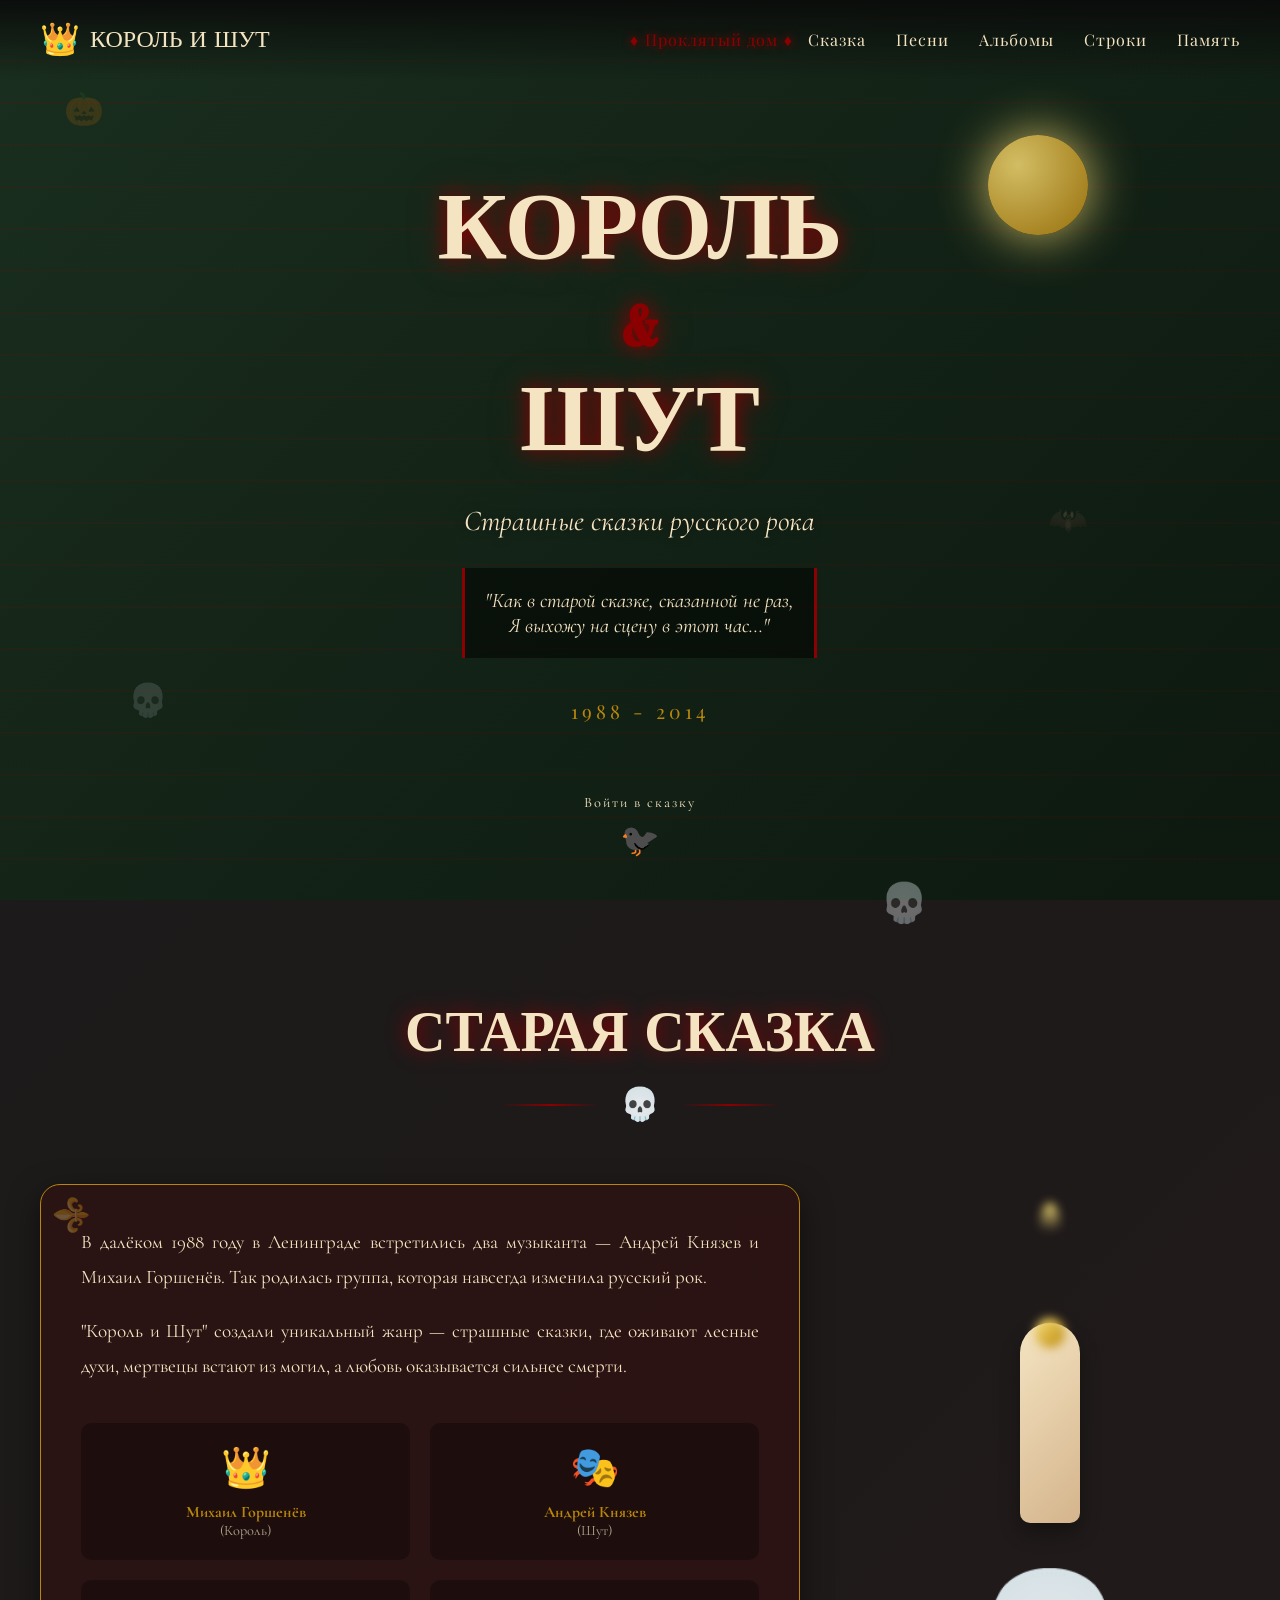
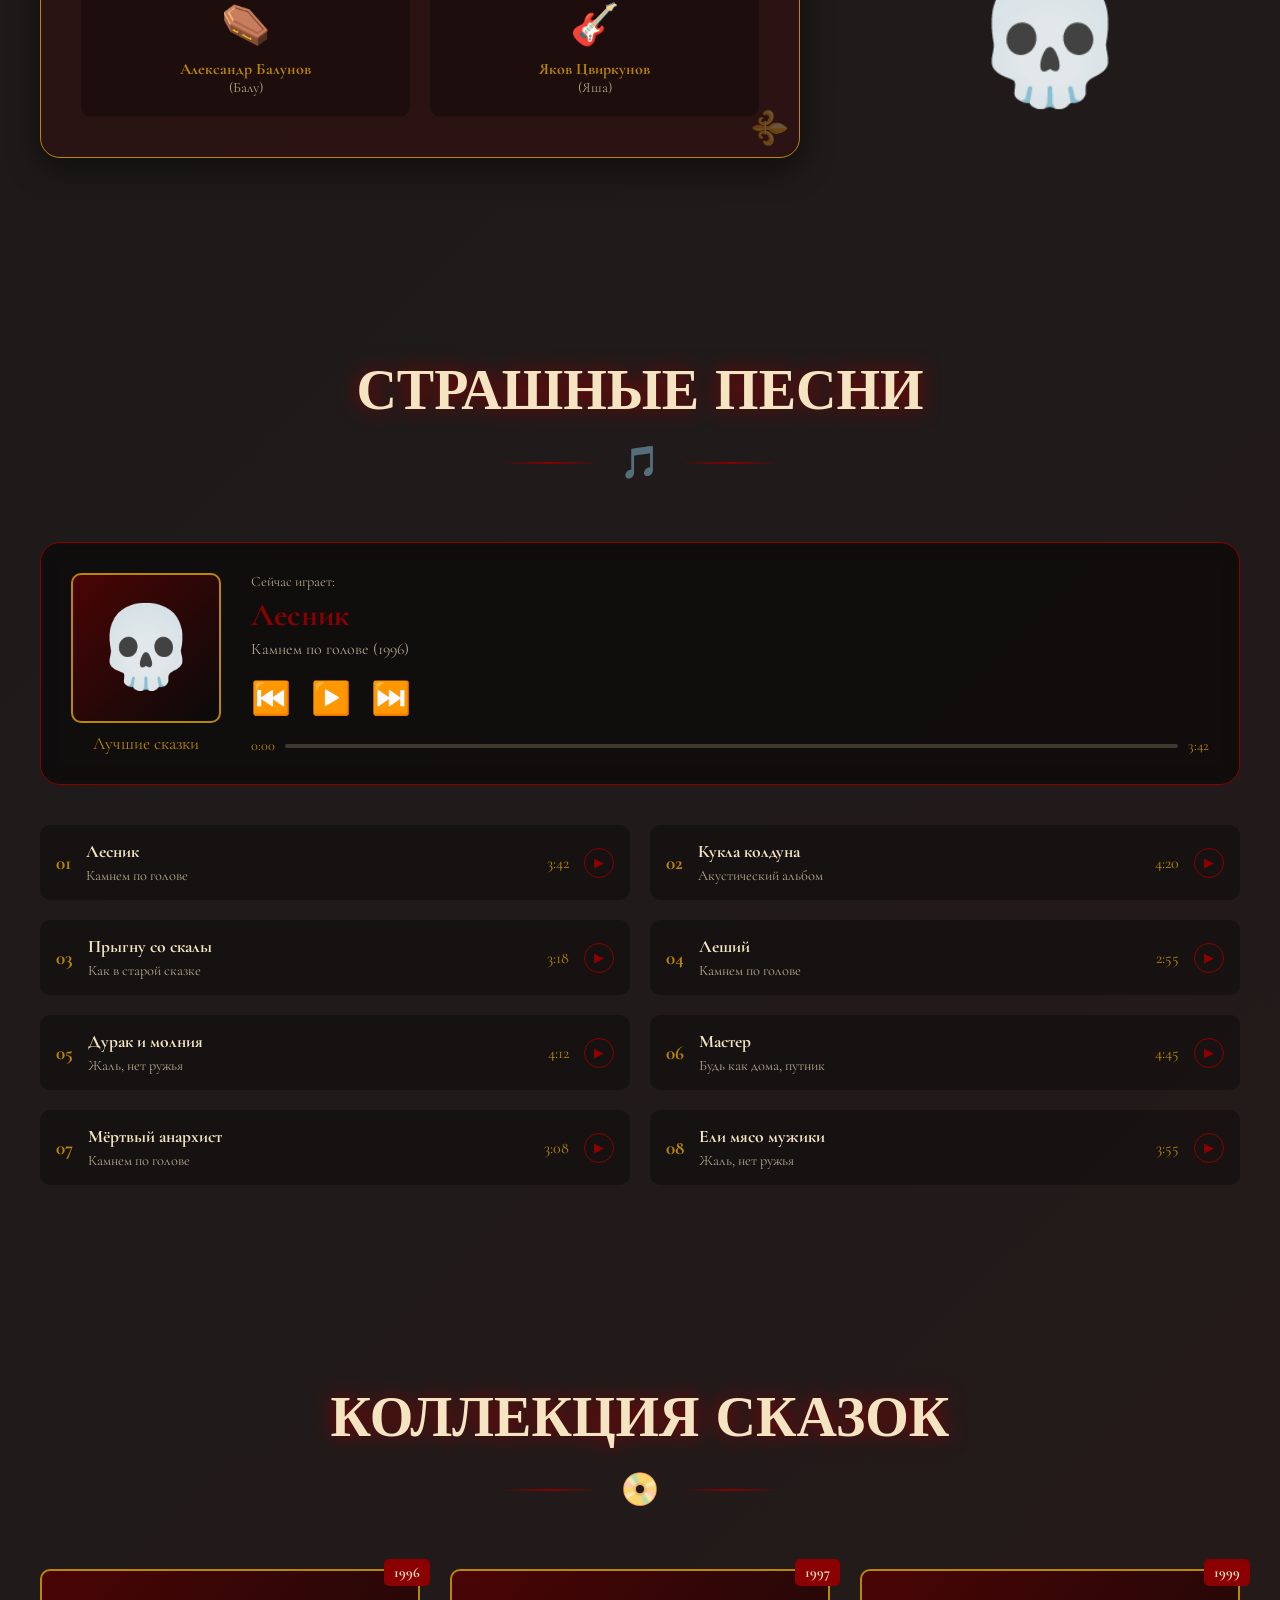
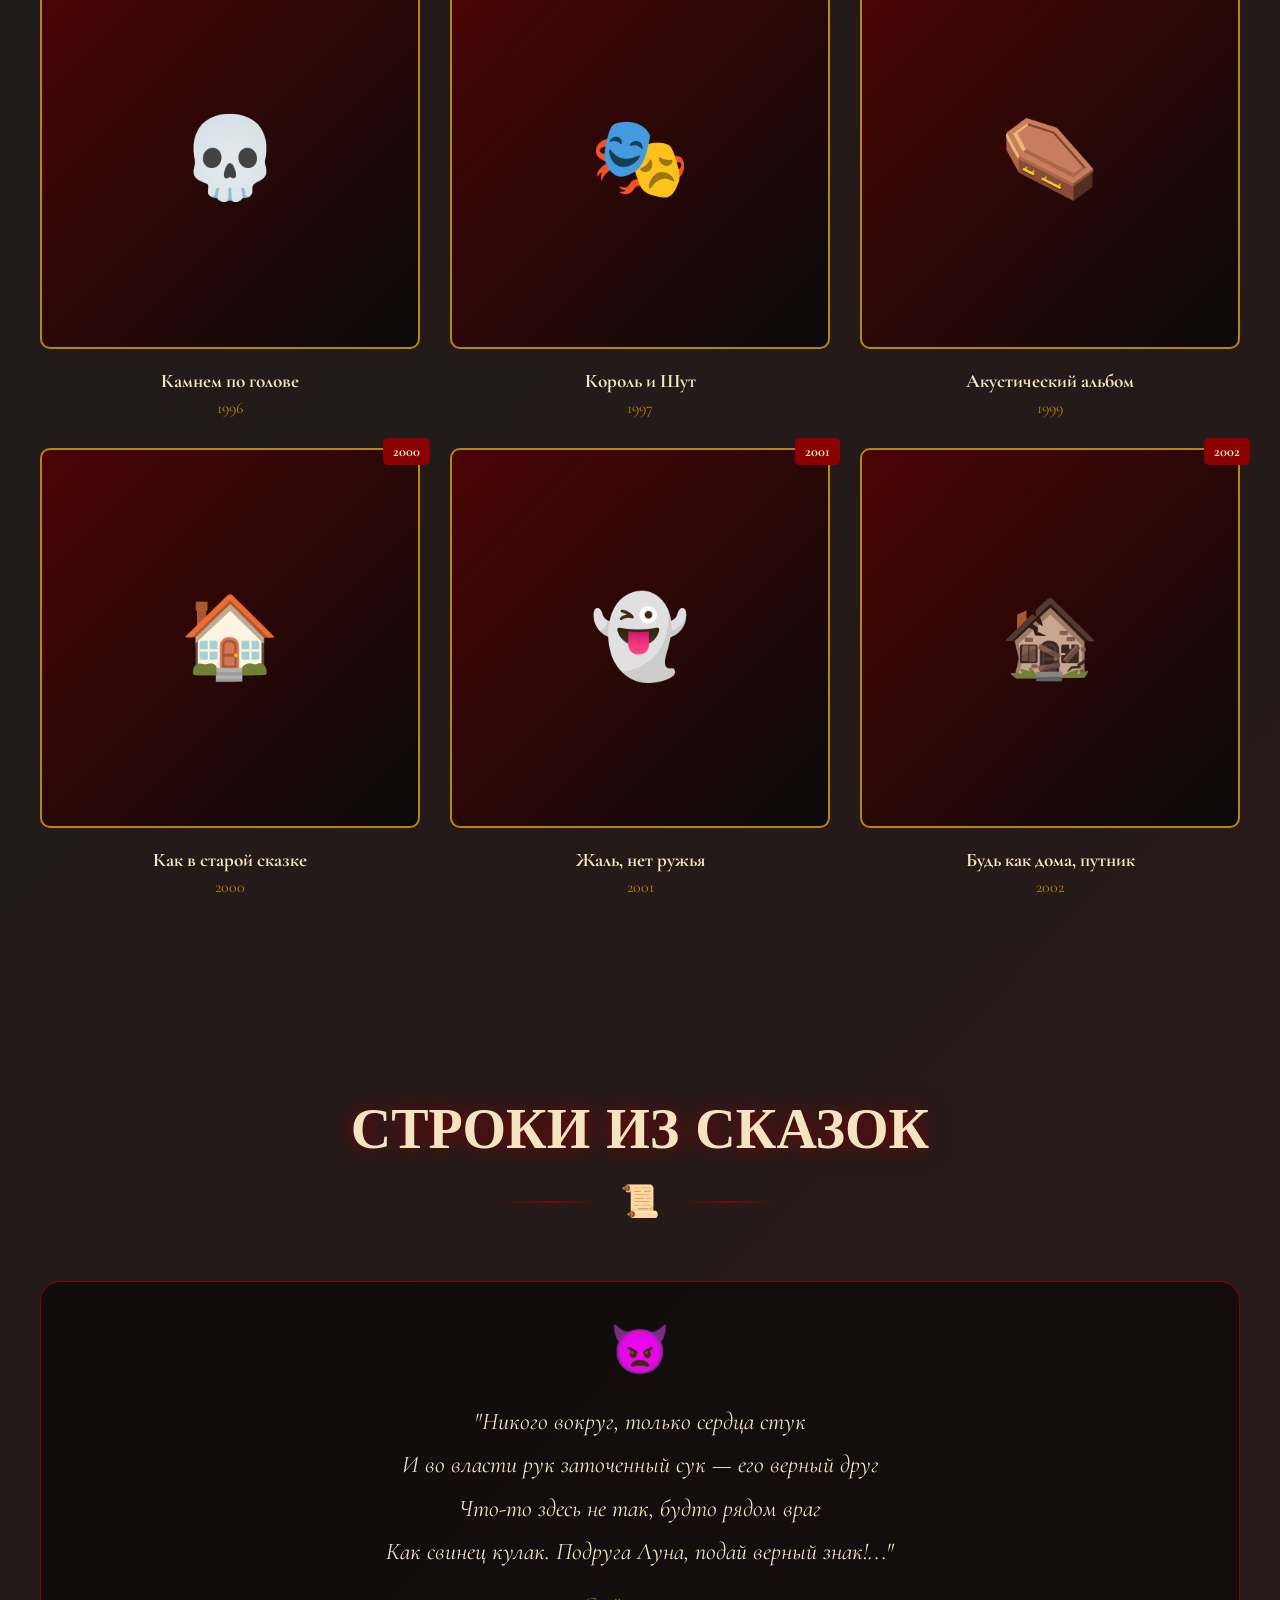
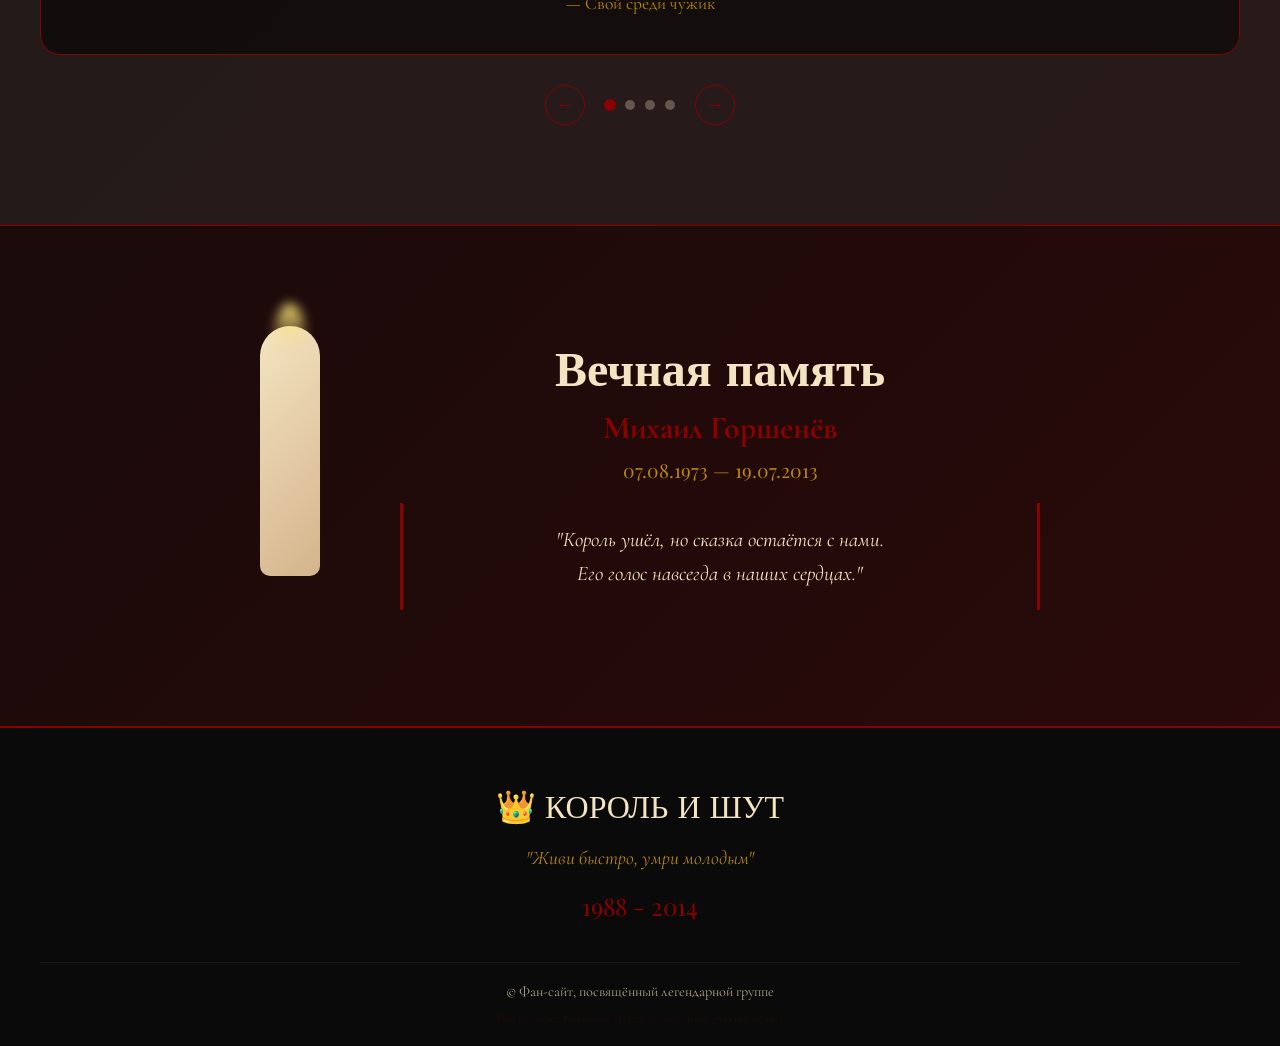
<file: index.html>
<!DOCTYPE html>
<html lang="ru">
<head>
    <meta charset="UTF-8">
    <meta name="viewport" content="width=device-width, initial-scale=1.0">
    <title>Король и Шут | Легенда русского рока</title>
    <link rel="stylesheet" href="styles.css">
    <link rel="preconnect" href="https://fonts.googleapis.com">
    <link rel="preconnect" href="https://fonts.gstatic.com" crossorigin>
    <link href="https://fonts.googleapis.com/css2?family=UnifrakturMaguntia&family=Cormorant+Garamond:wght@300;400;600;700&family=Playfair+Display:wght@400;700;900&display=swap" rel="stylesheet">
</head>
<body>
    <!-- Мистический прелоадер -->
    <div class="preloader">
        <div class="preloader-content">
            <div class="preloader-skull">💀</div>
            <div class="preloader-text">Король и Шут</div>
            <div class="preloader-progress">
                <div class="progress-bar"></div>
            </div>
        </div>
    </div>

    <!-- Фоновый готический орнамент -->
    <div class="bg-ornament"></div>
    
    <!-- Парящие элементы (тыквы, свечи) -->
    <div class="floating-elements">
        <div class="floating-element pumpkin">🎃</div>
        <div class="floating-element candle">🕯️</div>
        <div class="floating-element skull">💀</div>
        <div class="floating-element bat">🦇</div>
    </div>

    <!-- Навигация -->
    <nav class="navbar">
        <div class="container">
            <div class="nav-wrapper">
                <div class="logo">
                    <span class="logo-crown">👑</span>
                    <span class="logo-text">КОРОЛЬ И ШУТ</span>
                </div>
                <ul class="nav-menu">
                    <li><a href="#home" class="nav-link active">Проклятый дом</a></li>
                    <li><a href="#about" class="nav-link">Сказка</a></li>
                    <li><a href="#songs" class="nav-link">Песни</a></li>
                    <li><a href="#album" class="nav-link">Альбомы</a></li>
                    <li><a href="#lyrics" class="nav-link">Строки</a></li>
                    <li><a href="#memory" class="nav-link">Память</a></li>
                </ul>
                <div class="hamburger">
                    <span class="bar"></span>
                    <span class="bar"></span>
                    <span class="bar"></span>
                </div>
            </div>
        </div>
    </nav>

    <!-- Hero секция с анимированным фоном -->
    <section id="home" class="hero">
        <div class="hero-backdrop">
            <div class="forest"></div>
            <div class="moon"></div>
            <div class="fog"></div>
        </div>
        <div class="container">
            <div class="hero-content">
                <h1 class="hero-title">
                    <span class="title-line">КОРОЛЬ</span>
                    <span class="title-line-accent">&</span>
                    <span class="title-line">ШУТ</span>
                </h1>
                <div class="hero-subtitle">Страшные сказки русского рока</div>
                <div class="hero-quote">
                    "Как в старой сказке, сказанной не раз,<br>
                    Я выхожу на сцену в этот час..."
                </div>
                <div class="hero-years">1988 - 2014</div>
            </div>
        </div>
        <div class="scroll-indicator">
            <span>Войти в сказку</span>
            <div class="raven">🐦‍⬛</div>
        </div>
    </section>

    <!-- Секция "О группе" в стиле средневекового манускрипта -->
    <section id="about" class="about">
        <div class="container">
            <div class="section-header">
                <h2 class="section-title">СТАРАЯ СКАЗКА</h2>
                <div class="section-line">
                    <span class="skull-divider">💀</span>
                </div>
            </div>
            <div class="about-content">
                <div class="about-text parchment">
                    <p class="story-text">В далёком 1988 году в Ленинграде встретились два музыканта — Андрей Князев и Михаил Горшенёв. Так родилась группа, которая навсегда изменила русский рок.</p>
                    <p class="story-text">"Король и Шут" создали уникальный жанр — страшные сказки, где оживают лесные духи, мертвецы встают из могил, а любовь оказывается сильнее смерти.</p>
                    <div class="members">
                        <div class="member">
                            <div class="member-icon">👑</div>
                            <div class="member-name">Михаил Горшенёв</div>
                            <div class="member-role">(Король)</div>
                        </div>
                        <div class="member">
                            <div class="member-icon">🎭</div>
                            <div class="member-name">Андрей Князев</div>
                            <div class="member-role">(Шут)</div>
                        </div>
                        <div class="member">
                            <div class="member-icon">⚰️</div>
                            <div class="member-name">Александр Балунов</div>
                            <div class="member-role">(Балу)</div>
                        </div>
                        <div class="member">
                            <div class="member-icon">🎸</div>
                            <div class="member-name">Яков Цвиркунов</div>
                            <div class="member-role">(Яша)</div>
                        </div>
                    </div>
                </div>
                <div class="about-visual">
                    <div class="candle-holder">
                        <div class="candle"></div>
                        <div class="flame"></div>
                    </div>
                    <div class="skull-image">💀</div>
                </div>
            </div>
        </div>
    </section>

    <!-- Секция песен с плеером -->
    <section id="songs" class="songs">
        <div class="container">
            <div class="section-header">
                <h2 class="section-title">СТРАШНЫЕ ПЕСНИ</h2>
                <div class="section-line">
                    <span class="skull-divider">🎵</span>
                </div>
            </div>
            
            <div class="player-container">
                <div class="player-cover">
                    <div class="cover-image">💀</div>
                    <div class="cover-title">Лучшие сказки</div>
                </div>
                <div class="player-info">
                    <div class="now-playing">Сейчас играет:</div>
                    <div class="song-title">Лесник</div>
                    <div class="song-album">Камнем по голове (1996)</div>
                    
                    <div class="player-controls">
                        <button class="control-btn prev">⏮️</button>
                        <button class="control-btn play">▶️</button>
                        <button class="control-btn next">⏭️</button>
                    </div>
                    
                    <div class="progress-bar-container">
                        <div class="progress-time current">0:00</div>
                        <div class="progress-bar-player">
                            <div class="progress-fill" style="width: 0%"></div>
                        </div>
                        <div class="progress-time total">3:42</div>
                    </div>
                </div>
            </div>

            <div class="songs-grid">
                <div class="song-card" data-song="lesnik">
                    <div class="song-number">01</div>
                    <div class="song-details">
                        <h3>Лесник</h3>
                        <p>Камнем по голове</p>
                    </div>
                    <div class="song-duration">3:42</div>
                    <button class="play-song">▶</button>
                </div>
                <div class="song-card" data-song="kukla">
                    <div class="song-number">02</div>
                    <div class="song-details">
                        <h3>Кукла колдуна</h3>
                        <p>Акустический альбом</p>
                    </div>
                    <div class="song-duration">4:20</div>
                    <button class="play-song">▶</button>
                </div>
                <div class="song-card" data-song="prygnu">
                    <div class="song-number">03</div>
                    <div class="song-details">
                        <h3>Прыгну со скалы</h3>
                        <p>Как в старой сказке</p>
                    </div>
                    <div class="song-duration">3:18</div>
                    <button class="play-song">▶</button>
                </div>
                <div class="song-card" data-song="leshy">
                    <div class="song-number">04</div>
                    <div class="song-details">
                        <h3>Леший</h3>
                        <p>Камнем по голове</p>
                    </div>
                    <div class="song-duration">2:55</div>
                    <button class="play-song">▶</button>
                </div>
                <div class="song-card" data-song="durak">
                    <div class="song-number">05</div>
                    <div class="song-details">
                        <h3>Дурак и молния</h3>
                        <p>Жаль, нет ружья</p>
                    </div>
                    <div class="song-duration">4:12</div>
                    <button class="play-song">▶</button>
                </div>
                <div class="song-card" data-song="master">
                    <div class="song-number">06</div>
                    <div class="song-details">
                        <h3>Мастер</h3>
                        <p>Будь как дома, путник</p>
                    </div>
                    <div class="song-duration">4:45</div>
                    <button class="play-song">▶</button>
                </div>
                <div class="song-card" data-song="mervec">
                    <div class="song-number">07</div>
                    <div class="song-details">
                        <h3>Мёртвый анархист</h3>
                        <p>Камнем по голове</p>
                    </div>
                    <div class="song-duration">3:08</div>
                    <button class="play-song">▶</button>
                </div>
                <div class="song-card" data-song="el">
                    <div class="song-number">08</div>
                    <div class="song-details">
                        <h3>Ели мясо мужики</h3>
                        <p>Жаль, нет ружья</p>
                    </div>
                    <div class="song-duration">3:55</div>
                    <button class="play-song">▶</button>
                </div>
            </div>
        </div>
    </section>

    <!-- Секция альбомов -->
    <section id="album" class="albums">
        <div class="container">
            <div class="section-header">
                <h2 class="section-title">КОЛЛЕКЦИЯ СКАЗОК</h2>
                <div class="section-line">
                    <span class="skull-divider">📀</span>
                </div>
            </div>
            
            <div class="albums-grid">
                <div class="album-card">
                    <div class="album-cover" data-year="1996">
                        <div class="cover-art">💀</div>
                    </div>
                    <div class="album-info">
                        <h3>Камнем по голове</h3>
                        <p>1996</p>
                    </div>
                </div>
                <div class="album-card">
                    <div class="album-cover" data-year="1997">
                        <div class="cover-art">🎭</div>
                    </div>
                    <div class="album-info">
                        <h3>Король и Шут</h3>
                        <p>1997</p>
                    </div>
                </div>
                <div class="album-card">
                    <div class="album-cover" data-year="1999">
                        <div class="cover-art">⚰️</div>
                    </div>
                    <div class="album-info">
                        <h3>Акустический альбом</h3>
                        <p>1999</p>
                    </div>
                </div>
                <div class="album-card">
                    <div class="album-cover" data-year="2000">
                        <div class="cover-art">🏠</div>
                    </div>
                    <div class="album-info">
                        <h3>Как в старой сказке</h3>
                        <p>2000</p>
                    </div>
                </div>
                <div class="album-card">
                    <div class="album-cover" data-year="2001">
                        <div class="cover-art">👻</div>
                    </div>
                    <div class="album-info">
                        <h3>Жаль, нет ружья</h3>
                        <p>2001</p>
                    </div>
                </div>
                <div class="album-card">
                    <div class="album-cover" data-year="2002">
                        <div class="cover-art">🏚️</div>
                    </div>
                    <div class="album-info">
                        <h3>Будь как дома, путник</h3>
                        <p>2002</p>
                    </div>
                </div>
            </div>
        </div>
    </section>

    <!-- Секция с текстами песен -->
    <section id="lyrics" class="lyrics">
        <div class="container">
            <div class="section-header">
                <h2 class="section-title">СТРОКИ ИЗ СКАЗОК</h2>
                <div class="section-line">
                    <span class="skull-divider">📜</span>
                </div>
            </div>

            <div class="lyrics-slider">
                <div class="lyrics-card active">
                    <div class="lyrics-icon">👿</div>
                    <p class="lyrics-text">
                        "Никого вокруг, только сердца стук <br>
                        И во власти рук заточенный сук — его верный друг<br>
                        Что-то здесь не так, будто рядом враг<br>
                        Как свинец кулак. Подруга Луна, подай верный знак!..."
                    </p>
                    <p class="lyrics-author">— Свой среди чужик</p>
                </div>
                <div class="lyrics-card">
                    <div class="lyrics-icon">🌊</div>
                    <p class="lyrics-text">
                        "Мир менялся на глазах<br>
                        Зов стихий в людских сердцах<br>
                        Посеял первобытный страх.<br>
Самого Дагона сын<br>
Из морских пришёл глубин,<br>
                        То был судьбы недобрый знак...."
                    </p>
                    <p class="lyrics-author">— Дагон</p>
                </div>
                <div class="lyrics-card">
                    <div class="lyrics-icon">🃏</div>
                    <p class="lyrics-text">
                        "Как же, Джокер, ты хитёр!<br>
                        Ты удачи приговор!<br>
                        Брошен вызов игрокам —<br>
                        Главным моим врагам...."
                    </p>
                    <p class="lyrics-author">— Джокер</p>
                </div>
                <div class="lyrics-card">
                    <div class="lyrics-icon">🥩</div>
                    <p class="lyrics-text">
                        "Ели мясо мужики,<br>
                        Пивом запивали,<br>
                        О чем конюх говорил,<br>
                        Они не понимали..."
                    </p>
                    <p class="lyrics-author">— Ели мясо мужики</p>
                </div>
            </div>

            <div class="slider-controls">
                <button class="slider-btn prev">←</button>
                <div class="slider-dots">
                    <span class="dot active"></span>
                    <span class="dot"></span>
                    <span class="dot"></span>
                    <span class="dot"></span>
                </div>
                <button class="slider-btn next">→</button>
            </div>
        </div>
    </section>

    <!-- Секция памяти Михаила Горшенёва -->
    <section id="memory" class="memory">
        <div class="container">
            <div class="memory-content">
                <div class="memory-candle">
                    <div class="candle-body"></div>
                    <div class="candle-flame"></div>
                </div>
                <div class="memory-text">
                    <h2>Вечная память</h2>
                    <h3>Михаил Горшенёв</h3>
                    <p class="dates">07.08.1973 — 19.07.2013</p>
                    <p class="memory-quote">
                        "Король ушёл, но сказка остаётся с нами.<br>
                        Его голос навсегда в наших сердцах."
                    </p>
                </div>
            </div>
        </div>
    </section>

    <!-- Футер -->
    <footer class="footer">
        <div class="container">
            <div class="footer-content">
                <div class="footer-logo">👑 КОРОЛЬ И ШУТ</div>
                <div class="footer-quote">"Живи быстро, умри молодым"</div>
                <div class="footer-years">1988 - 2014</div>
            </div>
            <div class="footer-bottom">
                <p>© Фан-сайт, посвящённый легендарной группе</p>
                <p class="secret">"Кто не знает Короля и Шута, тот не знает русского рока"</p>
            </div>
        </div>
    </footer>

    <script src="script.js"></script>
</body>
</html>
</file>
<file: styles.css>
/* styles.css */
:root {
    --dark-red: #4a0404;
    --blood-red: #8b0000;
    --deep-black: #0a0a0a;
    --parchment: #f4e4c1;
    --old-gold: #b8860b;
    --rust: #8b4513;
    --forest-green: #2d4a2b;
    --tombstone-gray: #4a4a4a;
    --candle-light: #f9e076;
}

* {
    margin: 0;
    padding: 0;
    box-sizing: border-box;
}

body {
    font-family: 'Cormorant Garamond', serif;
    background: linear-gradient(135deg, #1a1a1a, #2a1a1a);
    color: var(--parchment);
    overflow-x: hidden;
    position: relative;
}

body::before {
    content: '';
    position: fixed;
    top: 0;
    left: 0;
    width: 100%;
    height: 100%;
    background-image: 
        repeating-linear-gradient(
            45deg,
            rgba(139, 0, 0, 0.03) 0px,
            rgba(139, 0, 0, 0.03) 2px,
            transparent 2px,
            transparent 4px
        );
    pointer-events: none;
    z-index: -1;
}

.container {
    max-width: 1400px;
    margin: 0 auto;
    padding: 0 40px;
}

/* Прелоадер */
.preloader {
    position: fixed;
    top: 0;
    left: 0;
    width: 100%;
    height: 100%;
    background: var(--deep-black);
    z-index: 9999;
    display: flex;
    justify-content: center;
    align-items: center;
    transition: opacity 0.5s ease, visibility 0.5s ease;
}

.preloader.hidden {
    opacity: 0;
    visibility: hidden;
}

.preloader-content {
    text-align: center;
}

.preloader-skull {
    font-size: 5rem;
    margin-bottom: 20px;
    animation: skullPulse 2s ease-in-out infinite;
}

@keyframes skullPulse {
    0%, 100% { transform: scale(1); filter: drop-shadow(0 0 20px var(--blood-red)); }
    50% { transform: scale(1.1); filter: drop-shadow(0 0 40px var(--blood-red)); }
}

.preloader-text {
    font-family: 'UnifrakturMaguntia', cursive;
    font-size: 2rem;
    margin-bottom: 30px;
    color: var(--parchment);
    letter-spacing: 4px;
}

.preloader-progress {
    width: 300px;
    height: 2px;
    background: rgba(244, 228, 193, 0.2);
    border-radius: 1px;
    overflow: hidden;
}

.progress-bar {
    width: 0%;
    height: 100%;
    background: var(--blood-red);
    animation: loading 2s ease-in-out forwards;
}

@keyframes loading {
    0% { width: 0%; }
    20% { width: 20%; }
    50% { width: 50%; }
    70% { width: 70%; }
    90% { width: 90%; }
    100% { width: 100%; }
}

/* Фоновый орнамент */
.bg-ornament {
    position: fixed;
    top: 0;
    left: 0;
    width: 100%;
    height: 100%;
    background-image: url('data:image/svg+xml;utf8,<svg xmlns="http://www.w3.org/2000/svg" viewBox="0 0 100 100" opacity="0.05"><path d="M20,20 Q40,10 50,20 T80,20" stroke="%238b0000" fill="none" stroke-width="1"/><path d="M20,40 Q40,30 50,40 T80,40" stroke="%238b0000" fill="none" stroke-width="1"/><path d="M20,60 Q40,50 50,60 T80,60" stroke="%238b0000" fill="none" stroke-width="1"/><path d="M20,80 Q40,70 50,80 T80,80" stroke="%238b0000" fill="none" stroke-width="1"/></svg>');
    pointer-events: none;
    z-index: -1;
}

/* Парящие элементы */
.floating-elements {
    position: fixed;
    top: 0;
    left: 0;
    width: 100%;
    height: 100%;
    pointer-events: none;
    z-index: 1;
}

.floating-element {
    position: absolute;
    font-size: 2rem;
    opacity: 0.15;
    animation: float 15s linear infinite;
}

.floating-element.pumpkin {
    top: 10%;
    left: 5%;
    animation-duration: 20s;
}

.floating-element.candle {
    top: 30%;
    right: 8%;
    animation-duration: 25s;
}

.floating-element.skull {
    bottom: 20%;
    left: 10%;
    animation-duration: 18s;
}

.floating-element.bat {
    bottom: 40%;
    right: 15%;
    animation-duration: 22s;
}

@keyframes float {
    0% { transform: translateY(0) rotate(0deg); }
    50% { transform: translateY(-20px) rotate(10deg); }
    100% { transform: translateY(0) rotate(0deg); }
}

/* Навигация */
.navbar {
    position: fixed;
    top: 0;
    left: 0;
    width: 100%;
    z-index: 1000;
    padding: 20px 0;
    transition: all 0.3s ease;
    background: linear-gradient(to bottom, rgba(10, 10, 10, 0.9), transparent);
}

.navbar.scrolled {
    background: rgba(10, 10, 10, 0.95);
    backdrop-filter: blur(10px);
    padding: 15px 0;
    border-bottom: 1px solid var(--blood-red);
}

.nav-wrapper {
    display: flex;
    justify-content: space-between;
    align-items: center;
}

.logo {
    display: flex;
    align-items: center;
    gap: 10px;
}

.logo-crown {
    font-size: 2rem;
    animation: crownGlow 3s ease-in-out infinite;
}

@keyframes crownGlow {
    0%, 100% { filter: drop-shadow(0 0 5px var(--old-gold)); }
    50% { filter: drop-shadow(0 0 20px var(--old-gold)); }
}

.logo-text {
    font-family: 'UnifrakturMaguntia', cursive;
    font-size: 1.5rem;
    color: var(--parchment);
}

.nav-menu {
    display: flex;
    list-style: none;
    gap: 30px;
}

.nav-link {
    font-family: 'Playfair Display', serif;
    text-decoration: none;
    color: var(--parchment);
    font-size: 1rem;
    letter-spacing: 1px;
    transition: all 0.3s ease;
    position: relative;
    padding: 5px 0;
}

.nav-link::before,
.nav-link::after {
    content: '♦';
    position: absolute;
    opacity: 0;
    transition: all 0.3s ease;
}

.nav-link::before {
    left: -15px;
    transform: translateX(-10px);
}

.nav-link::after {
    right: -15px;
    transform: translateX(10px);
}

.nav-link:hover::before,
.nav-link:hover::after,
.nav-link.active::before,
.nav-link.active::after {
    opacity: 1;
    transform: translateX(0);
}

.nav-link:hover,
.nav-link.active {
    color: var(--blood-red);
    text-shadow: 0 0 10px var(--blood-red);
}

/* Hero секция */
.hero {
    min-height: 100vh;
    display: flex;
    align-items: center;
    position: relative;
    overflow: hidden;
}

.hero-backdrop {
    position: absolute;
    top: 0;
    left: 0;
    width: 100%;
    height: 100%;
    z-index: 0;
}

.forest {
    position: absolute;
    top: 0;
    left: 0;
    width: 100%;
    height: 100%;
    background: linear-gradient(135deg, #1a2f1f, #0f1f12);
}

.forest::before {
    content: '';
    position: absolute;
    top: 0;
    left: 0;
    width: 100%;
    height: 100%;
    background-image: 
        repeating-linear-gradient(
            0deg,
            transparent,
            transparent 40px,
            rgba(139, 0, 0, 0.1) 40px,
            rgba(139, 0, 0, 0.1) 42px
        );
}

.moon {
    position: absolute;
    top: 15%;
    right: 15%;
    width: 100px;
    height: 100px;
    background: radial-gradient(circle at 30% 30%, #f9e076, #b8860b);
    border-radius: 50%;
    box-shadow: 0 0 50px #f9e076;
    animation: moonGlow 5s ease-in-out infinite;
}

@keyframes moonGlow {
    0%, 100% { opacity: 0.8; transform: scale(1); }
    50% { opacity: 1; transform: scale(1.05); }
}

.fog {
    position: absolute;
    top: 0;
    left: 0;
    width: 100%;
    height: 100%;
    background: linear-gradient(135deg, transparent, rgba(10, 10, 10, 0.3));
    animation: fogMove 10s linear infinite;
}

@keyframes fogMove {
    0% { transform: translateX(-10%) translateY(-5%); }
    100% { transform: translateX(10%) translateY(5%); }
}

.hero-content {
    position: relative;
    z-index: 2;
    text-align: center;
}

.hero-title {
    font-family: 'UnifrakturMaguntia', cursive;
    font-size: 6rem;
    line-height: 1.2;
    margin-bottom: 20px;
    text-shadow: 
        0 0 20px var(--blood-red),
        0 0 40px rgba(139, 0, 0, 0.3);
    animation: titleAppear 1s ease forwards;
}

@keyframes titleAppear {
    from {
        opacity: 0;
        transform: translateY(30px);
    }
    to {
        opacity: 1;
        transform: translateY(0);
    }
}

.title-line {
    display: block;
}

.title-line-accent {
    display: block;
    font-size: 4rem;
    color: var(--blood-red);
}

.hero-subtitle {
    font-size: 1.8rem;
    margin-bottom: 30px;
    font-style: italic;
    color: var(--parchment);
    text-shadow: 0 0 10px rgba(0, 0, 0, 0.5);
}

.hero-quote {
    font-size: 1.3rem;
    margin-bottom: 40px;
    padding: 20px;
    background: rgba(0, 0, 0, 0.5);
    border-left: 3px solid var(--blood-red);
    border-right: 3px solid var(--blood-red);
    display: inline-block;
    font-style: italic;
}

.hero-years {
    font-family: 'Playfair Display', serif;
    font-size: 1.2rem;
    color: var(--old-gold);
    letter-spacing: 4px;
}

.scroll-indicator {
    position: absolute;
    bottom: 40px;
    left: 50%;
    transform: translateX(-50%);
    text-align: center;
    z-index: 3;
}

.scroll-indicator span {
    display: block;
    margin-bottom: 10px;
    font-size: 0.9rem;
    letter-spacing: 2px;
}

.raven {
    font-size: 2rem;
    animation: ravenFly 2s ease-in-out infinite;
}

@keyframes ravenFly {
    0%, 100% { transform: translateY(0); }
    50% { transform: translateY(-10px); }
}

/* Секции */
section {
    padding: 100px 0;
    position: relative;
}

.section-header {
    text-align: center;
    margin-bottom: 60px;
}

.section-title {
    font-family: 'UnifrakturMaguntia', cursive;
    font-size: 3.5rem;
    margin-bottom: 20px;
    color: var(--parchment);
    text-shadow: 0 0 20px var(--blood-red);
}

.section-line {
    display: flex;
    align-items: center;
    justify-content: center;
    gap: 20px;
}

.section-line::before,
.section-line::after {
    content: '';
    width: 100px;
    height: 2px;
    background: linear-gradient(90deg, transparent, var(--blood-red), transparent);
}

.skull-divider {
    font-size: 2rem;
    animation: skullSpin 10s linear infinite;
}

@keyframes skullSpin {
    from { transform: rotate(0deg); }
    to { transform: rotate(360deg); }
}

/* Секция "О группе" */
.about-content {
    display: grid;
    grid-template-columns: 2fr 1fr;
    gap: 60px;
    align-items: center;
}

.parchment {
    background: rgba(74, 4, 4, 0.3);
    padding: 40px;
    border-radius: 20px;
    border: 1px solid var(--old-gold);
    position: relative;
    box-shadow: 0 10px 30px rgba(0, 0, 0, 0.5);
}

.parchment::before,
.parchment::after {
    content: '⚜️';
    position: absolute;
    font-size: 2rem;
    opacity: 0.3;
}

.parchment::before {
    top: 10px;
    left: 10px;
    transform: rotate(-90deg);
}

.parchment::after {
    bottom: 10px;
    right: 10px;
    transform: rotate(90deg);
}

.story-text {
    font-size: 1.2rem;
    line-height: 1.8;
    margin-bottom: 20px;
    text-align: justify;
}

.members {
    display: grid;
    grid-template-columns: repeat(2, 1fr);
    gap: 20px;
    margin-top: 40px;
}

.member {
    text-align: center;
    padding: 20px;
    background: rgba(0, 0, 0, 0.3);
    border-radius: 10px;
    transition: transform 0.3s ease;
    border: 1px solid transparent;
}

.member:hover {
    transform: translateY(-5px);
    border-color: var(--blood-red);
}

.member-icon {
    font-size: 2.5rem;
    margin-bottom: 10px;
}

.member-name {
    font-weight: 700;
    color: var(--old-gold);
}

.member-role {
    font-size: 0.9rem;
    opacity: 0.7;
}

.candle-holder {
    position: relative;
    height: 300px;
    display: flex;
    justify-content: center;
    align-items: flex-end;
}

.candle {
    width: 60px;
    height: 200px;
    background: linear-gradient(135deg, #f4e4c1, #d4b48c);
    border-radius: 30px 30px 10px 10px;
    position: relative;
    box-shadow: 0 10px 20px rgba(0, 0, 0, 0.3);
}

.candle::before {
    content: '';
    position: absolute;
    top: -5px;
    left: 50%;
    transform: translateX(-50%);
    width: 30px;
    height: 30px;
    background: linear-gradient(135deg, #f9e076, #b8860b);
    border-radius: 50%;
    filter: blur(5px);
    animation: flameFlicker 0.5s ease-in-out infinite alternate;
}

@keyframes flameFlicker {
    from { opacity: 0.8; transform: translateX(-50%) scale(1); }
    to { opacity: 1; transform: translateX(-50%) scale(1.2); }
}

.flame {
    position: absolute;
    top: -20px;
    left: 50%;
    transform: translateX(-50%);
    width: 20px;
    height: 40px;
    background: radial-gradient(circle at 50% 0%, #f9e076, transparent 70%);
    border-radius: 50%;
    filter: blur(5px);
    animation: flameMove 0.3s ease-in-out infinite alternate;
}

@keyframes flameMove {
    from { transform: translateX(-50%) translateY(0); }
    to { transform: translateX(-50%) translateY(-5px); }
}

.skull-image {
    font-size: 8rem;
    text-align: center;
    margin-top: 40px;
    animation: skullFloat 3s ease-in-out infinite;
}

@keyframes skullFloat {
    0%, 100% { transform: translateY(0); }
    50% { transform: translateY(-10px); }
}

/* Плеер */
.player-container {
    background: rgba(0, 0, 0, 0.5);
    border-radius: 20px;
    padding: 30px;
    margin-bottom: 40px;
    display: grid;
    grid-template-columns: auto 1fr;
    gap: 30px;
    border: 1px solid var(--blood-red);
    backdrop-filter: blur(10px);
}

.player-cover {
    text-align: center;
}

.cover-image {
    width: 150px;
    height: 150px;
    background: linear-gradient(135deg, var(--dark-red), var(--deep-black));
    border-radius: 10px;
    display: flex;
    align-items: center;
    justify-content: center;
    font-size: 5rem;
    border: 2px solid var(--old-gold);
    margin-bottom: 10px;
}

.cover-title {
    font-size: 1.1rem;
    color: var(--old-gold);
}

.player-info {
    display: flex;
    flex-direction: column;
    justify-content: center;
}

.now-playing {
    font-size: 0.9rem;
    opacity: 0.7;
    margin-bottom: 5px;
}

.song-title {
    font-size: 2rem;
    font-weight: 700;
    color: var(--blood-red);
    margin-bottom: 5px;
}

.song-album {
    font-size: 1rem;
    opacity: 0.7;
    margin-bottom: 20px;
}

.player-controls {
    display: flex;
    gap: 20px;
    margin-bottom: 20px;
}

.control-btn {
    background: none;
    border: none;
    font-size: 2rem;
    cursor: pointer;
    color: var(--parchment);
    transition: all 0.3s ease;
}

.control-btn:hover {
    color: var(--blood-red);
    transform: scale(1.1);
}

.progress-bar-container {
    display: flex;
    align-items: center;
    gap: 10px;
}

.progress-time {
    font-size: 0.9rem;
    color: var(--old-gold);
}

.progress-bar-player {
    flex: 1;
    height: 4px;
    background: rgba(244, 228, 193, 0.2);
    border-radius: 2px;
    cursor: pointer;
    position: relative;
}

.progress-fill {
    height: 100%;
    background: var(--blood-red);
    border-radius: 2px;
    position: relative;
    transition: width 0.1s linear;
}

/* Сетка песен */
.songs-grid {
    display: grid;
    grid-template-columns: repeat(2, 1fr);
    gap: 20px;
}

.song-card {
    background: rgba(0, 0, 0, 0.3);
    border-radius: 10px;
    padding: 15px;
    display: grid;
    grid-template-columns: auto 1fr auto auto;
    gap: 15px;
    align-items: center;
    border: 1px solid transparent;
    transition: all 0.3s ease;
    cursor: pointer;
}

.song-card:hover {
    border-color: var(--blood-red);
    background: rgba(139, 0, 0, 0.1);
    transform: translateX(5px);
}

.song-number {
    font-size: 1.2rem;
    color: var(--old-gold);
    font-weight: 700;
}

.song-details h3 {
    font-size: 1.1rem;
    margin-bottom: 5px;
    color: var(--parchment);
}

.song-details p {
    font-size: 0.9rem;
    opacity: 0.7;
}

.song-duration {
    color: var(--old-gold);
}

.play-song {
    background: none;
    border: 1px solid var(--blood-red);
    color: var(--blood-red);
    width: 30px;
    height: 30px;
    border-radius: 50%;
    cursor: pointer;
    transition: all 0.3s ease;
}

.play-song:hover {
    background: var(--blood-red);
    color: var(--parchment);
}

/* Альбомы */
.albums-grid {
    display: grid;
    grid-template-columns: repeat(3, 1fr);
    gap: 30px;
}

.album-card {
    text-align: center;
    transition: transform 0.3s ease;
}

.album-card:hover {
    transform: translateY(-10px);
}

.album-cover {
    position: relative;
    margin-bottom: 20px;
}

.album-cover::before {
    content: attr(data-year);
    position: absolute;
    top: -10px;
    right: -10px;
    background: var(--blood-red);
    color: var(--parchment);
    padding: 5px 10px;
    border-radius: 5px;
    font-size: 0.9rem;
    font-weight: 700;
}

.cover-art {
    width: 100%;
    aspect-ratio: 1;
    background: linear-gradient(135deg, var(--dark-red), var(--deep-black));
    border-radius: 10px;
    display: flex;
    align-items: center;
    justify-content: center;
    font-size: 5rem;
    border: 2px solid var(--old-gold);
    transition: all 0.3s ease;
}

.album-card:hover .cover-art {
    border-color: var(--blood-red);
    box-shadow: 0 0 30px var(--blood-red);
}

.album-info h3 {
    font-size: 1.2rem;
    margin-bottom: 5px;
}

.album-info p {
    color: var(--old-gold);
}

/* Слайдер текстов */
.lyrics-slider {
    position: relative;
    min-height: 300px;
    margin-bottom: 30px;
}

.lyrics-card {
    position: absolute;
    top: 0;
    left: 0;
    width: 100%;
    opacity: 0;
    visibility: hidden;
    transition: all 0.5s ease;
    text-align: center;
    padding: 40px;
    background: rgba(0, 0, 0, 0.5);
    border-radius: 20px;
    border: 1px solid var(--blood-red);
}

.lyrics-card.active {
    opacity: 1;
    visibility: visible;
    position: relative;
}

.lyrics-icon {
    font-size: 3rem;
    margin-bottom: 20px;
    animation: iconSpin 10s linear infinite;
}

@keyframes iconSpin {
    from { transform: rotate(0deg); }
    to { transform: rotate(360deg); }
}

.lyrics-text {
    font-size: 1.5rem;
    line-height: 1.8;
    margin-bottom: 20px;
    font-style: italic;
}

.lyrics-author {
    color: var(--old-gold);
    font-size: 1.1rem;
}

.slider-controls {
    display: flex;
    justify-content: center;
    align-items: center;
    gap: 20px;
}

.slider-btn {
    background: none;
    border: 1px solid var(--blood-red);
    color: var(--blood-red);
    width: 40px;
    height: 40px;
    border-radius: 50%;
    font-size: 1.2rem;
    cursor: pointer;
    transition: all 0.3s ease;
}

.slider-btn:hover {
    background: var(--blood-red);
    color: var(--parchment);
}

.slider-dots {
    display: flex;
    gap: 10px;
}

.dot {
    width: 10px;
    height: 10px;
    background: rgba(244, 228, 193, 0.3);
    border-radius: 50%;
    cursor: pointer;
    transition: all 0.3s ease;
}

.dot.active {
    background: var(--blood-red);
    transform: scale(1.2);
}

/* Секция памяти */
.memory {
    background: linear-gradient(135deg, #1a0a0a, #2a0a0a);
    border-top: 1px solid var(--blood-red);
    border-bottom: 1px solid var(--blood-red);
}

.memory-content {
    display: grid;
    grid-template-columns: auto 1fr;
    gap: 60px;
    align-items: center;
    max-width: 800px;
    margin: 0 auto;
}

.memory-candle {
    position: relative;
    width: 100px;
    height: 300px;
}

.candle-body {
    width: 60px;
    height: 250px;
    background: linear-gradient(135deg, #f4e4c1, #d4b48c);
    border-radius: 30px 30px 10px 10px;
    position: relative;
    margin: 0 auto;
}

.candle-flame {
    position: absolute;
    top: -20px;
    left: 50%;
    transform: translateX(-50%);
    width: 30px;
    height: 60px;
    background: radial-gradient(circle at 50% 0%, #f9e076, transparent 70%);
    border-radius: 50%;
    filter: blur(5px);
    animation: flameMemory 2s ease-in-out infinite;
}

@keyframes flameMemory {
    0%, 100% { opacity: 0.8; transform: translateX(-50%) scale(1); }
    50% { opacity: 1; transform: translateX(-50%) scale(1.2); }
}

.memory-text {
    text-align: center;
}

.memory-text h2 {
    font-family: 'UnifrakturMaguntia', cursive;
    font-size: 3rem;
    color: var(--parchment);
    margin-bottom: 10px;
}

.memory-text h3 {
    font-size: 2rem;
    color: var(--blood-red);
    margin-bottom: 10px;
}

.dates {
    font-size: 1.2rem;
    color: var(--old-gold);
    margin-bottom: 20px;
    font-family: 'Playfair Display', serif;
}

.memory-quote {
    font-size: 1.3rem;
    font-style: italic;
    line-height: 1.6;
    padding: 20px;
    border-left: 3px solid var(--blood-red);
    border-right: 3px solid var(--blood-red);
}

/* Футер */
.footer {
    background: var(--deep-black);
    padding: 60px 0 20px;
    border-top: 1px solid var(--blood-red);
}

.footer-content {
    text-align: center;
    margin-bottom: 40px;
}

.footer-logo {
    font-family: 'UnifrakturMaguntia', cursive;
    font-size: 2rem;
    margin-bottom: 20px;
    color: var(--parchment);
}

.footer-quote {
    font-size: 1.2rem;
    font-style: italic;
    margin-bottom: 20px;
    color: var(--old-gold);
}

.footer-years {
    font-size: 1.5rem;
    color: var(--blood-red);
    font-family: 'Playfair Display', serif;
}

.footer-bottom {
    text-align: center;
    padding-top: 20px;
    border-top: 1px solid rgba(244, 228, 193, 0.1);
    font-size: 0.9rem;
    opacity: 0.7;
}

.secret {
    margin-top: 10px;
    font-size: 0.8rem;
    color: var(--blood-red);
    opacity: 0.3;
    transition: opacity 0.3s ease;
}

.secret:hover {
    opacity: 1;
}

/* Адаптивность */
@media (max-width: 1200px) {
    .hero-title {
        font-size: 4rem;
    }
    
    .albums-grid {
        grid-template-columns: repeat(2, 1fr);
    }
}

@media (max-width: 992px) {
    .about-content {
        grid-template-columns: 1fr;
    }
    
    .player-container {
        grid-template-columns: 1fr;
        text-align: center;
    }
    
    .player-cover {
        display: flex;
        flex-direction: column;
        align-items: center;
    }
    
    .songs-grid {
        grid-template-columns: 1fr;
    }
    
    .memory-content {
        grid-template-columns: 1fr;
        gap: 30px;
    }
    
    .memory-candle {
        margin: 0 auto;
    }
}

@media (max-width: 768px) {
    .hamburger {
        display: block;
    }
    
    .nav-menu {
        position: fixed;
        left: -100%;
        top: 80px;
        flex-direction: column;
        background: rgba(10, 10, 10, 0.95);
        backdrop-filter: blur(10px);
        width: 100%;
        text-align: center;
        padding: 40px 0;
        transition: 0.3s;
        gap: 20px;
        border-bottom: 1px solid var(--blood-red);
    }
    
    .nav-menu.active {
        left: 0;
    }
    
    .hero-title {
        font-size: 3rem;
    }
    
    .title-line-accent {
        font-size: 2.5rem;
    }
    
    .albums-grid {
        grid-template-columns: 1fr;
    }
    
    .members {
        grid-template-columns: 1fr;
    }
    
    .section-title {
        font-size: 2.5rem;
    }
}

@media (max-width: 576px) {
    .container {
        padding: 0 20px;
    }
    
    .hero-title {
        font-size: 2.5rem;
    }
    
    .hero-quote {
        font-size: 1rem;
    }
    
    .song-card {
        grid-template-columns: 1fr;
        text-align: center;
        gap: 10px;
    }
    
    .play-song {
        margin: 0 auto;
    }
}
</file>
